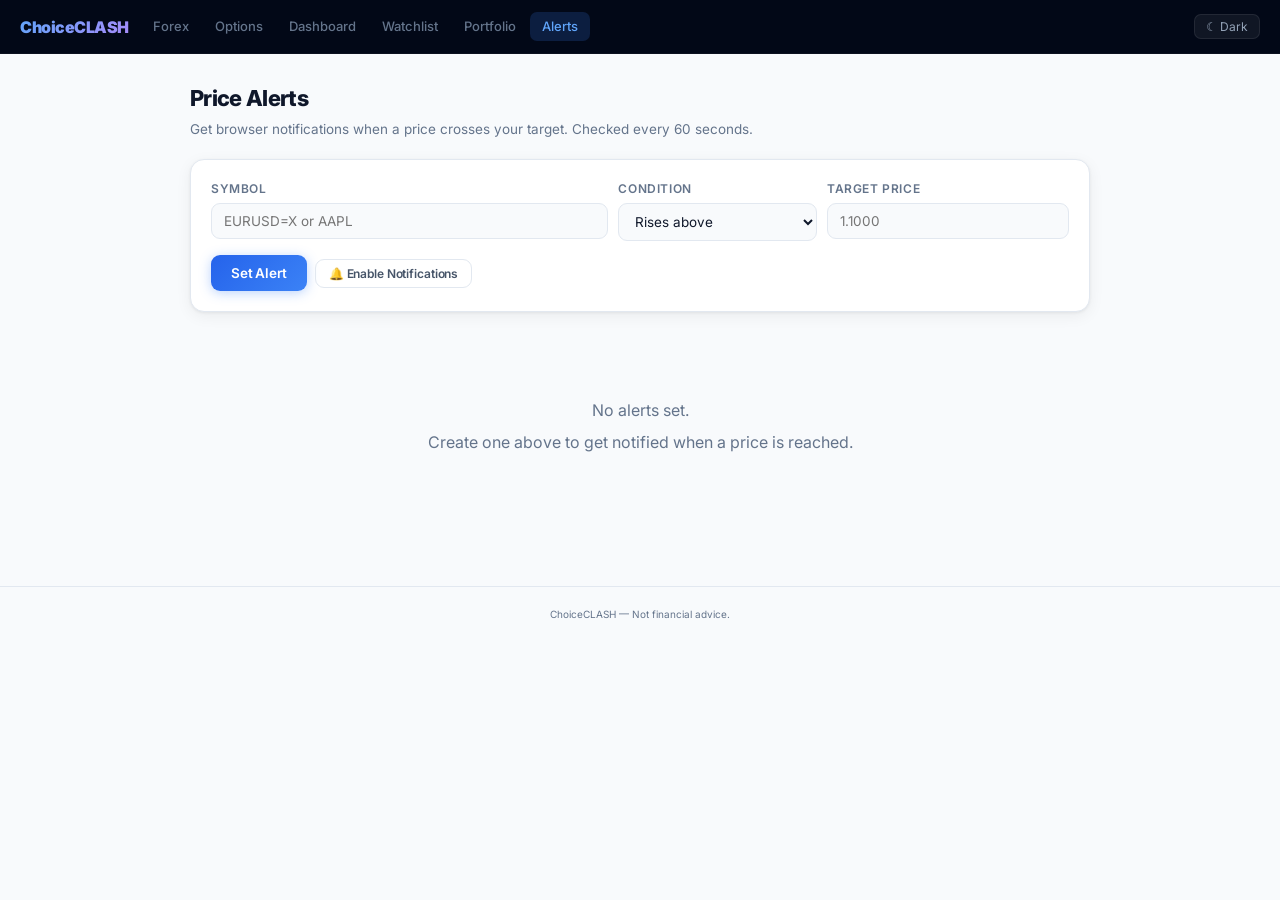
<file: templates/alerts.html>
<!doctype html>
<html lang="en">
  <head>
    <meta charset="utf-8" />
    <meta name="viewport" content="width=device-width, initial-scale=1" />
    <title>Alerts — ChoiceCLASH</title>
    <script>(function(){ const t=localStorage.getItem("cc-theme")||"light"; document.documentElement.setAttribute("data-theme",t); })();</script>
    <link rel="stylesheet" href="/static/style.css" />
  </head>
  <body>
    <nav class="topnav">
      <a href="/" class="nav-brand">ChoiceCLASH</a>
      <div class="nav-links">
        <a href="/forex"      class="nav-link">Forex</a>
        <a href="/options"    class="nav-link">Options</a>
        <a href="/dashboard"  class="nav-link">Dashboard</a>
        <a href="/watchlist"  class="nav-link">Watchlist</a>
        <a href="/portfolio"  class="nav-link">Portfolio</a>
        <a href="/alerts"     class="nav-link active">Alerts</a>
      </div>
      <div class="nav-right">
        <button id="theme-btn" onclick="toggleTheme()">☾ Dark</button>
      </div>
    </nav>

    <div class="page">
      <header>
        <h1>Price Alerts</h1>
        <p>Get browser notifications when a price crosses your target. Checked every 60 seconds.</p>
      </header>
      <main>
        <!-- Create alert form -->
        <div class="control-form">
          <div class="form-row">
            <label>
              Symbol
              <input id="al-symbol" type="text" placeholder="EURUSD=X or AAPL" />
            </label>
            <label>
              Condition
              <select id="al-condition">
                <option value="above">Rises above</option>
                <option value="below">Falls below</option>
              </select>
            </label>
            <label>
              Target Price
              <input id="al-price" type="number" placeholder="1.1000" step="any" />
            </label>
          </div>
          <div class="form-actions">
            <button class="btn btn-primary" onclick="addAlertFromForm()">Set Alert</button>
            <button class="btn btn-outline btn-sm" onclick="requestNotifications()">🔔 Enable Notifications</button>
          </div>
        </div>

        <div class="alert-list" id="alert-list"></div>
      </main>
    </div>

    <footer class="page-footer"><small>ChoiceCLASH — Not financial advice.</small></footer>
    <script src="/static/app.js"></script>
    <script>
      function addAlertFromForm() {
        const sym  = document.getElementById("al-symbol").value.trim();
        const cond = document.getElementById("al-condition").value;
        const price = document.getElementById("al-price").value;
        if (!sym || !price) { showToast("Fill in all fields", "error"); return; }
        addAlert(sym, cond, price);
        document.getElementById("al-symbol").value = "";
        document.getElementById("al-price").value  = "";
      }
    </script>
  </body>
</html>
</file>
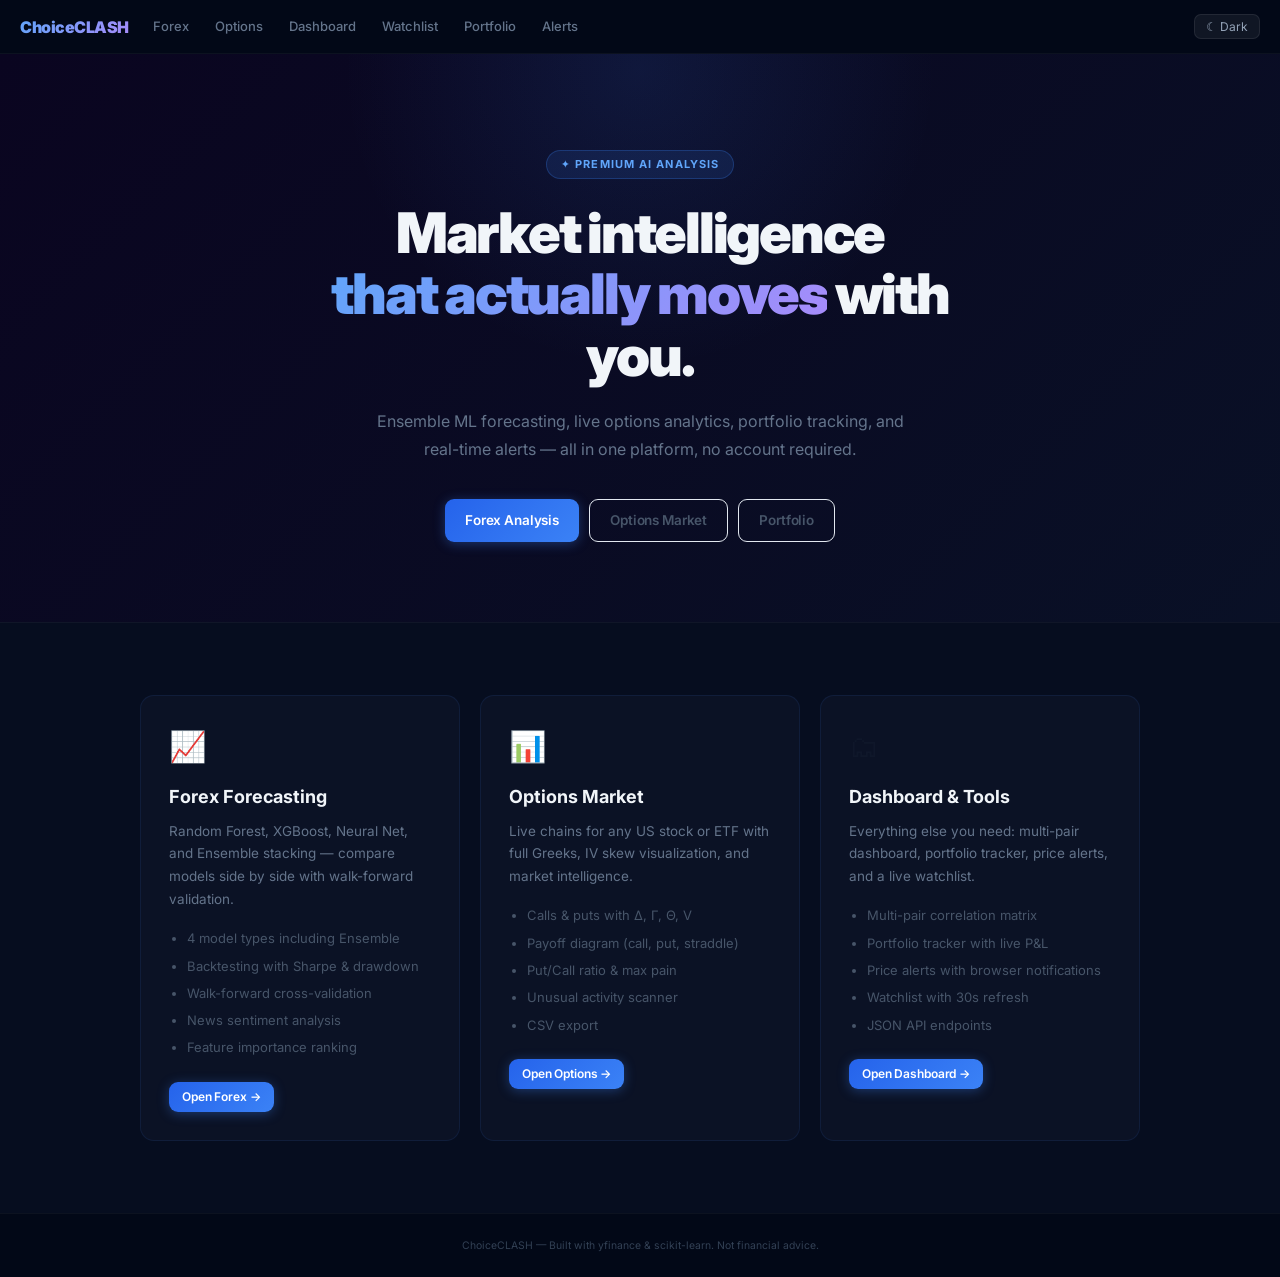
<file: templates/home.html>
<!doctype html>
<html lang="en">
  <head>
    <meta charset="utf-8" />
    <meta name="viewport" content="width=device-width, initial-scale=1" />
    <title>ChoiceCLASH — AI Market Intelligence</title>
    <script>(function(){ const t=localStorage.getItem("cc-theme")||"light"; document.documentElement.setAttribute("data-theme",t); })();</script>
    <link rel="stylesheet" href="/static/style.css" />
  </head>
  <body class="home-body">
    <nav class="topnav">
      <a href="/" class="nav-brand">ChoiceCLASH</a>
      <div class="nav-links">
        <a href="/forex"     class="nav-link">Forex</a>
        <a href="/options"   class="nav-link">Options</a>
        <a href="/dashboard" class="nav-link">Dashboard</a>
        <a href="/watchlist" class="nav-link">Watchlist</a>
        <a href="/portfolio" class="nav-link">Portfolio</a>
        <a href="/alerts"    class="nav-link">Alerts</a>
      </div>
      <div class="nav-right">
        <button id="theme-btn" onclick="toggleTheme()">☾ Dark</button>
      </div>
    </nav>

    <section class="hero">
      <div class="hero-inner">
        <div class="hero-badge">✦ Premium AI Analysis</div>
        <h1 class="hero-title">Market intelligence<br /><span>that actually moves</span> with you.</h1>
        <p class="hero-sub">
          Ensemble ML forecasting, live options analytics, portfolio tracking, and
          real-time alerts — all in one platform, no account required.
        </p>
        <div class="hero-cta">
          <a href="/forex"     class="btn btn-primary">Forex Analysis</a>
          <a href="/options"   class="btn btn-outline">Options Market</a>
          <a href="/portfolio" class="btn btn-outline">Portfolio</a>
        </div>
      </div>
    </section>

    <section class="features">
      <div class="features-inner">
        <div class="feature-card">
          <div class="feature-icon">📈</div>
          <h2>Forex Forecasting</h2>
          <p>Random Forest, XGBoost, Neural Net, and Ensemble stacking — compare models side by side with walk-forward validation.</p>
          <ul class="feature-list">
            <li>4 model types including Ensemble</li>
            <li>Backtesting with Sharpe &amp; drawdown</li>
            <li>Walk-forward cross-validation</li>
            <li>News sentiment analysis</li>
            <li>Feature importance ranking</li>
          </ul>
          <a href="/forex" class="btn btn-primary btn-sm">Open Forex →</a>
        </div>

        <div class="feature-card">
          <div class="feature-icon">📊</div>
          <h2>Options Market</h2>
          <p>Live chains for any US stock or ETF with full Greeks, IV skew visualization, and market intelligence.</p>
          <ul class="feature-list">
            <li>Calls &amp; puts with Δ, Γ, Θ, V</li>
            <li>Payoff diagram (call, put, straddle)</li>
            <li>Put/Call ratio &amp; max pain</li>
            <li>Unusual activity scanner</li>
            <li>CSV export</li>
          </ul>
          <a href="/options" class="btn btn-primary btn-sm">Open Options →</a>
        </div>

        <div class="feature-card">
          <div class="feature-icon">🗂</div>
          <h2>Dashboard &amp; Tools</h2>
          <p>Everything else you need: multi-pair dashboard, portfolio tracker, price alerts, and a live watchlist.</p>
          <ul class="feature-list">
            <li>Multi-pair correlation matrix</li>
            <li>Portfolio tracker with live P&amp;L</li>
            <li>Price alerts with browser notifications</li>
            <li>Watchlist with 30s refresh</li>
            <li>JSON API endpoints</li>
          </ul>
          <a href="/dashboard" class="btn btn-primary btn-sm">Open Dashboard →</a>
        </div>
      </div>
    </section>

    <footer class="home-footer">
      <small>ChoiceCLASH &mdash; Built with yfinance &amp; scikit-learn. Not financial advice.</small>
    </footer>
    <script src="/static/app.js"></script>
  </body>
</html>
</file>
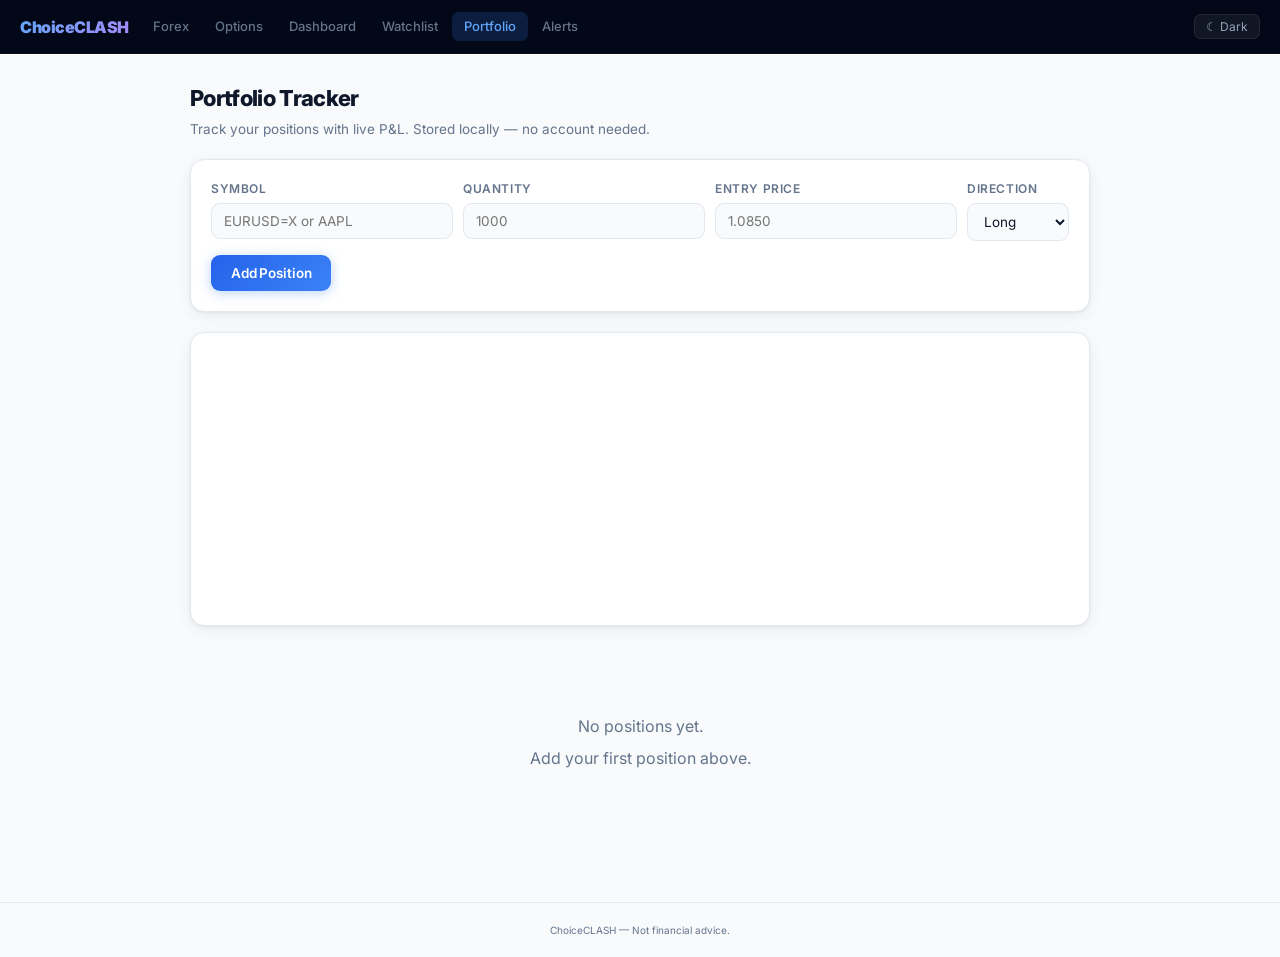
<file: templates/portfolio.html>
<!doctype html>
<html lang="en">
  <head>
    <meta charset="utf-8" />
    <meta name="viewport" content="width=device-width, initial-scale=1" />
    <title>Portfolio — ChoiceCLASH</title>
    <script>(function(){ const t=localStorage.getItem("cc-theme")||"light"; document.documentElement.setAttribute("data-theme",t); })();</script>
    <link rel="stylesheet" href="/static/style.css" />
    <script src="https://cdn.plot.ly/plotly-2.35.2.min.js"></script>
  </head>
  <body>
    <nav class="topnav">
      <a href="/" class="nav-brand">ChoiceCLASH</a>
      <div class="nav-links">
        <a href="/forex"      class="nav-link">Forex</a>
        <a href="/options"    class="nav-link">Options</a>
        <a href="/dashboard"  class="nav-link">Dashboard</a>
        <a href="/watchlist"  class="nav-link">Watchlist</a>
        <a href="/portfolio"  class="nav-link active">Portfolio</a>
        <a href="/alerts"     class="nav-link">Alerts</a>
      </div>
      <div class="nav-right">
        <button id="theme-btn" onclick="toggleTheme()">☾ Dark</button>
      </div>
    </nav>

    <div class="page">
      <header>
        <h1>Portfolio Tracker</h1>
        <p>Track your positions with live P&amp;L. Stored locally — no account needed.</p>
      </header>
      <main>
        <!-- Add position form -->
        <div class="control-form">
          <div class="form-row form-row-4">
            <label>
              Symbol
              <input id="pf-symbol" type="text" placeholder="EURUSD=X or AAPL" />
            </label>
            <label>
              Quantity
              <input id="pf-qty" type="number" placeholder="1000" min="0" step="any" />
            </label>
            <label>
              Entry Price
              <input id="pf-entry" type="number" placeholder="1.0850" min="0" step="any" />
            </label>
            <label>
              Direction
              <select id="pf-type">
                <option value="long">Long</option>
                <option value="short">Short</option>
              </select>
            </label>
          </div>
          <div class="form-actions">
            <button class="btn btn-primary" onclick="addFromForm()">Add Position</button>
          </div>
        </div>

        <!-- Summary -->
        <div id="portfolio-summary" class="portfolio-summary" style="display:none;margin-top:20px;"></div>

        <!-- Pie chart -->
        <div style="margin-top:20px;background:var(--card);border-radius:var(--radius);border:1px solid var(--border);padding:16px;box-shadow:var(--shadow);">
          <div id="portfolio-pie"></div>
        </div>

        <!-- Table -->
        <div id="portfolio-container" style="margin-top:20px;"></div>
      </main>
    </div>

    <footer class="page-footer"><small>ChoiceCLASH — Not financial advice.</small></footer>
    <script src="/static/app.js"></script>
    <script>
      function addFromForm() {
        const sym   = document.getElementById("pf-symbol").value.trim();
        const qty   = document.getElementById("pf-qty").value;
        const entry = document.getElementById("pf-entry").value;
        const type  = document.getElementById("pf-type").value;
        if (!sym || !qty || !entry) { showToast("Fill in all fields", "error"); return; }
        addPosition(sym, qty, entry, type);
        document.getElementById("pf-symbol").value = "";
        document.getElementById("pf-qty").value    = "";
        document.getElementById("pf-entry").value  = "";
      }
    </script>
  </body>
</html>
</file>
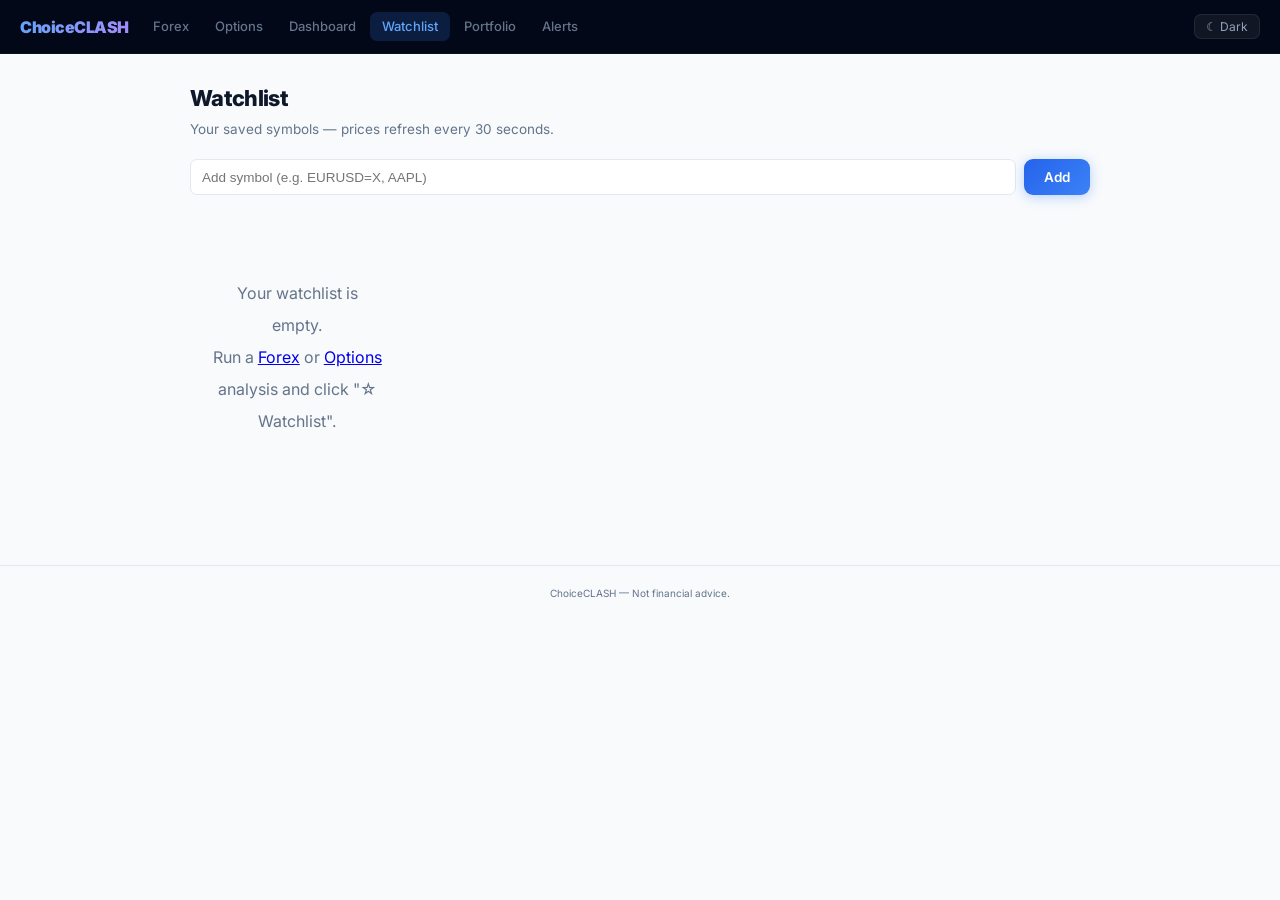
<file: templates/watchlist.html>
<!doctype html>
<html lang="en">
  <head>
    <meta charset="utf-8" />
    <meta name="viewport" content="width=device-width, initial-scale=1" />
    <title>Watchlist — ChoiceCLASH</title>
    <script>
      (function(){ const t=localStorage.getItem("cc-theme")||"light"; document.documentElement.setAttribute("data-theme",t); })();
    </script>
    <link rel="stylesheet" href="/static/style.css" />
  </head>
  <body>
    <nav class="topnav">
      <a href="/" class="nav-brand">ChoiceCLASH</a>
      <div class="nav-links">
        <a href="/forex"     class="nav-link ">Forex</a>
        <a href="/options"   class="nav-link ">Options</a>
        <a href="/dashboard" class="nav-link ">Dashboard</a>
        <a href="/watchlist" class="nav-link active">Watchlist</a>
        <a href="/portfolio" class="nav-link">Portfolio</a>
        <a href="/alerts"    class="nav-link">Alerts</a>
      </div>
      <div class="nav-right">
        <button id="theme-btn" onclick="toggleTheme()">&#9790; Dark</button>
      </div>
    </nav>

    <div class="page">
      <header>
        <h1>Watchlist</h1>
        <p>Your saved symbols — prices refresh every 30 seconds.</p>
      </header>
      <main>
        <div style="display:flex;gap:8px;margin-bottom:4px;">
          <input id="add-input" type="text" placeholder="Add symbol (e.g. EURUSD=X, AAPL)"
                 style="padding:8px 11px;border:1px solid var(--border);border-radius:7px;font-size:13.5px;background:var(--card);color:var(--text);flex:1;" />
          <button class="btn btn-primary" onclick="addFromInput()">Add</button>
        </div>

        <div class="wl-grid" id="wl-container">
          <div style="color:var(--muted);padding:20px 0;font-size:13.5px;">Loading…</div>
        </div>
      </main>
    </div>

    <footer class="page-footer"><small>ChoiceCLASH &mdash; Not financial advice.</small></footer>

    <script src="/static/app.js"></script>
    <script>
      function addFromInput() {
        const val = document.getElementById("add-input").value.trim().toUpperCase();
        if (val) { addToWatchlist(val); renderWatchlistPage(); document.getElementById("add-input").value = ""; }
      }
      document.getElementById("add-input").addEventListener("keydown", e => { if (e.key === "Enter") addFromInput(); });
    </script>
  </body>
</html>
</file>
<file: static/style.css>
@import url('https://fonts.googleapis.com/css2?family=Inter:wght@300;400;500;600;700;800;900&display=swap');

/* ── Theme tokens ── */
:root {
  --font: 'Inter', system-ui, -apple-system, sans-serif;
  --blue: #2563eb;
  --blue-light: #3b82f6;
  --blue-glow: rgba(59,130,246,0.18);
  --green: #10b981;
  --red: #ef4444;
  --amber: #f59e0b;
  --purple: #8b5cf6;
  --bg: #f8fafc;
  --bg2: #f1f5f9;
  --card: #ffffff;
  --border: #e2e8f0;
  --text: #0f172a;
  --muted: #64748b;
  --nav-bg: #020817;
  --shadow: 0 1px 3px rgba(0,0,0,0.06), 0 4px 16px rgba(0,0,0,0.06);
  --shadow-lg: 0 8px 40px rgba(0,0,0,0.12);
  --radius: 14px;
  --radius-sm: 9px;
  --transition: 0.18s ease;
}

[data-theme="dark"] {
  --bg: #020817;
  --bg2: #0a0f1e;
  --card: rgba(15,23,42,0.75);
  --border: rgba(59,130,246,0.1);
  --text: #f1f5f9;
  --muted: #64748b;
  --shadow: 0 1px 3px rgba(0,0,0,0.3), 0 4px 20px rgba(0,0,0,0.4);
  --shadow-lg: 0 8px 48px rgba(0,0,0,0.6);
}

/* ── Reset ── */
*, *::before, *::after { box-sizing: border-box; margin: 0; padding: 0; }

body {
  font-family: var(--font);
  background: var(--bg);
  color: var(--text);
  line-height: 1.5;
  -webkit-font-smoothing: antialiased;
  transition: background var(--transition), color var(--transition);
}

/* ── Glassmorphism helper (dark only) ── */
[data-theme="dark"] .glass {
  background: rgba(15,23,42,0.6) !important;
  backdrop-filter: blur(18px);
  -webkit-backdrop-filter: blur(18px);
  border-color: rgba(59,130,246,0.12) !important;
}

/* ── Nav ── */
.topnav {
  display: flex;
  align-items: center;
  gap: 12px;
  padding: 0 20px;
  height: 54px;
  background: var(--nav-bg);
  position: sticky;
  top: 0;
  z-index: 200;
  border-bottom: 1px solid rgba(255,255,255,0.04);
}

.nav-brand {
  font-size: 16px;
  font-weight: 900;
  letter-spacing: -0.03em;
  text-decoration: none;
  background: linear-gradient(135deg, #60a5fa 0%, #a78bfa 100%);
  -webkit-background-clip: text;
  -webkit-text-fill-color: transparent;
  background-clip: text;
  flex-shrink: 0;
}

.nav-links { display: flex; gap: 2px; flex: 1; }

.nav-link {
  padding: 5px 12px;
  border-radius: 7px;
  color: #64748b;
  text-decoration: none;
  font-size: 13px;
  font-weight: 500;
  transition: background var(--transition), color var(--transition);
  white-space: nowrap;
}

.nav-link:hover { background: rgba(255,255,255,0.06); color: #f1f5f9; }
.nav-link.active { background: rgba(59,130,246,0.18); color: #60a5fa; }

.nav-right { display: flex; gap: 8px; align-items: center; }

#theme-btn {
  background: rgba(255,255,255,0.06);
  border: 1px solid rgba(255,255,255,0.08);
  color: #94a3b8;
  border-radius: 7px;
  padding: 4px 11px;
  font-size: 12px;
  font-family: var(--font);
  cursor: pointer;
  white-space: nowrap;
  transition: all var(--transition);
}
#theme-btn:hover { background: rgba(255,255,255,0.1); color: #f1f5f9; }

/* ── Home ── */
.home-body { background: #020817; }

@keyframes gradientShift {
  0%   { background-position: 0% 50%; }
  50%  { background-position: 100% 50%; }
  100% { background-position: 0% 50%; }
}

.hero {
  background: linear-gradient(-45deg, #020817, #0d1b3e, #091428, #0a0520);
  background-size: 400% 400%;
  animation: gradientShift 14s ease infinite;
  padding: 96px 24px 80px;
  text-align: center;
  position: relative;
  overflow: hidden;
}

.hero::before {
  content: '';
  position: absolute;
  top: -50%; left: 50%; transform: translateX(-50%);
  width: 600px; height: 600px;
  background: radial-gradient(ellipse, rgba(59,130,246,0.12) 0%, transparent 70%);
  pointer-events: none;
}

.hero-inner { max-width: 700px; margin: 0 auto; position: relative; }

.hero-badge {
  display: inline-flex;
  align-items: center;
  gap: 6px;
  background: rgba(59,130,246,0.12);
  color: #60a5fa;
  border: 1px solid rgba(59,130,246,0.25);
  border-radius: 20px;
  padding: 5px 14px;
  font-size: 11px;
  font-weight: 700;
  letter-spacing: 0.1em;
  text-transform: uppercase;
  margin-bottom: 24px;
}

.hero-title {
  font-size: clamp(32px, 5.5vw, 56px);
  font-weight: 900;
  color: #f1f5f9;
  line-height: 1.1;
  letter-spacing: -0.04em;
  margin-bottom: 20px;
}

.hero-title span {
  background: linear-gradient(135deg, #60a5fa, #a78bfa);
  -webkit-background-clip: text;
  -webkit-text-fill-color: transparent;
  background-clip: text;
}

.hero-sub {
  font-size: 16px;
  color: #64748b;
  line-height: 1.75;
  margin-bottom: 36px;
  max-width: 540px;
  margin-left: auto;
  margin-right: auto;
}

.hero-cta { display: flex; gap: 10px; justify-content: center; flex-wrap: wrap; }

/* ── Feature cards ── */
.features {
  background: #060d1f;
  padding: 72px 24px;
  border-top: 1px solid rgba(255,255,255,0.04);
}

.features-inner {
  max-width: 1000px;
  margin: 0 auto;
  display: grid;
  grid-template-columns: repeat(3, 1fr);
  gap: 20px;
}

.feature-card {
  background: rgba(15,23,42,0.6);
  border-radius: var(--radius);
  padding: 28px;
  border: 1px solid rgba(59,130,246,0.1);
  transition: border-color var(--transition), transform var(--transition);
}

.feature-card:hover {
  border-color: rgba(59,130,246,0.3);
  transform: translateY(-2px);
}

.feature-icon { font-size: 30px; margin-bottom: 14px; }
.feature-card h2 { font-size: 18px; font-weight: 700; color: #f1f5f9; margin-bottom: 10px; }
.feature-card p  { font-size: 13.5px; color: #64748b; line-height: 1.7; margin-bottom: 14px; }

.feature-list {
  padding-left: 18px;
  font-size: 13px;
  color: #475569;
  line-height: 2.1;
  margin-bottom: 20px;
}

.home-footer {
  background: #020817;
  border-top: 1px solid rgba(255,255,255,0.04);
  text-align: center;
  padding: 22px;
  color: #334155;
  font-size: 12.5px;
}

/* ── Buttons ── */
.btn {
  display: inline-flex;
  align-items: center;
  gap: 6px;
  padding: 10px 20px;
  border-radius: var(--radius-sm);
  font-size: 13.5px;
  font-weight: 600;
  font-family: var(--font);
  text-decoration: none;
  cursor: pointer;
  border: none;
  transition: all var(--transition);
  letter-spacing: -0.01em;
}

.btn-primary {
  background: linear-gradient(135deg, #2563eb, #3b82f6);
  color: #fff;
  box-shadow: 0 2px 12px rgba(59,130,246,0.35);
}
.btn-primary:hover { opacity: 0.88; box-shadow: 0 4px 20px rgba(59,130,246,0.5); transform: translateY(-1px); }

.btn-outline {
  background: transparent;
  color: #94a3b8;
  border: 1px solid rgba(255,255,255,0.1);
}
.btn-outline:hover { border-color: rgba(255,255,255,0.2); color: #f1f5f9; background: rgba(255,255,255,0.05); }

[data-theme="light"] .btn-outline { color: #475569; border-color: var(--border); }
[data-theme="light"] .btn-outline:hover { background: var(--bg2); color: var(--text); }

.btn-success { background: linear-gradient(135deg, #059669, #10b981); color: #fff; }
.btn-danger  { background: linear-gradient(135deg, #dc2626, #ef4444); color: #fff; }
.btn-sm { padding: 6px 13px; font-size: 12px; }
.btn-xs { padding: 4px 10px; font-size: 11px; }
.wl-active { background: linear-gradient(135deg, #d97706, #f59e0b) !important; color: #000 !important; }

/* ── Page layout ── */
.page {
  max-width: 940px;
  margin: 0 auto;
  padding: 28px 20px 40px;
}

.page-wide { max-width: 1140px; }

header { margin-bottom: 20px; }
header h1 { font-size: 22px; font-weight: 800; letter-spacing: -0.03em; margin-bottom: 4px; }
header p  { font-size: 13.5px; color: var(--muted); }

.page-footer {
  text-align: center;
  padding: 18px;
  color: var(--muted);
  font-size: 12px;
  border-top: 1px solid var(--border);
  margin-top: 24px;
}

/* ── Control form ── */
.control-form {
  display: flex;
  flex-direction: column;
  gap: 14px;
  background: var(--card);
  padding: 20px;
  border-radius: var(--radius);
  box-shadow: var(--shadow);
  border: 1px solid var(--border);
}

[data-theme="dark"] .control-form { backdrop-filter: blur(18px); -webkit-backdrop-filter: blur(18px); }

.form-row { display: grid; grid-template-columns: 2fr 1fr 1fr; gap: 10px; }
.form-row-4 { grid-template-columns: 2fr 1fr 1fr 1fr; }
.form-row-2 { grid-template-columns: 1fr 1fr; }

.control-form label {
  display: flex;
  flex-direction: column;
  gap: 5px;
  font-size: 12px;
  font-weight: 600;
  color: var(--muted);
  text-transform: uppercase;
  letter-spacing: 0.05em;
}

.hint { font-weight: 400; text-transform: none; letter-spacing: 0; }

.control-form input,
.control-form select,
.control-form textarea {
  padding: 9px 12px;
  border: 1px solid var(--border);
  border-radius: var(--radius-sm);
  font-size: 13.5px;
  font-family: var(--font);
  background: var(--bg);
  color: var(--text);
  transition: border-color var(--transition), box-shadow var(--transition);
}

.control-form input:focus,
.control-form select:focus {
  outline: none;
  border-color: var(--blue-light);
  box-shadow: 0 0 0 3px var(--blue-glow);
}

.form-actions { display: flex; gap: 8px; align-items: center; flex-wrap: wrap; }

.form-check {
  display: flex;
  align-items: center;
  gap: 6px;
  font-size: 12.5px;
  color: var(--muted);
  cursor: pointer;
}

/* ── Result card ── */
@keyframes fadeInUp {
  from { opacity: 0; transform: translateY(8px); }
  to   { opacity: 1; transform: translateY(0); }
}

.result {
  margin-top: 20px;
  background: var(--card);
  border-radius: var(--radius);
  box-shadow: var(--shadow);
  border: 1px solid var(--border);
  overflow: hidden;
  animation: fadeInUp 0.3s ease;
}

[data-theme="dark"] .result { backdrop-filter: blur(18px); -webkit-backdrop-filter: blur(18px); }

.result-header {
  display: flex;
  align-items: center;
  justify-content: space-between;
  gap: 10px;
  padding: 16px 20px 0;
  flex-wrap: wrap;
}

.symbol { font-size: 19px; font-weight: 800; letter-spacing: -0.03em; }
.name-sub { font-size: 12.5px; color: var(--muted); margin-left: 6px; }

.badge {
  padding: 3px 10px;
  border-radius: 20px;
  font-size: 10.5px;
  font-weight: 700;
  letter-spacing: 0.08em;
  text-transform: uppercase;
}

.badge-up      { background: rgba(16,185,129,0.12); color: #10b981; border: 1px solid rgba(16,185,129,0.2); }
.badge-down    { background: rgba(239,68,68,0.12);  color: #ef4444; border: 1px solid rgba(239,68,68,0.2); }
.badge-neutral { background: rgba(100,116,139,0.1); color: #64748b; border: 1px solid rgba(100,116,139,0.2); }

/* ── Charts ── */
#price-chart    { width:100%; height:300px; padding:6px 0; }
#backtest-chart { width:100%; height:210px; }
#fi-chart       { width:100%; height:200px; }
#iv-chart       { width:100%; height:270px; padding:14px 0 0; }
#payoff-chart   { width:100%; height:260px; padding:10px 0 0; }
#corr-chart     { width:100%; height:380px; margin-top:20px; }
#portfolio-pie  { width:100%; height:260px; }

/* ── Stats grid ── */
.stats-grid {
  display: grid;
  grid-template-columns: repeat(4, 1fr);
  gap: 1px;
  background: var(--border);
  border-top: 1px solid var(--border);
}

.stat {
  background: var(--card);
  padding: 14px 16px;
  position: relative;
  overflow: hidden;
  transition: background var(--transition);
}

.stat::after {
  content: '';
  position: absolute;
  top: 0; left: 0; right: 0;
  height: 2px;
  background: linear-gradient(90deg, transparent, var(--blue-light), transparent);
  opacity: 0;
  transition: opacity 0.3s;
}

.stat:hover::after { opacity: 1; }

.stat-label {
  font-size: 10.5px;
  font-weight: 600;
  color: var(--muted);
  text-transform: uppercase;
  letter-spacing: 0.06em;
  margin-bottom: 5px;
}

.stat-value {
  font-size: 14.5px;
  font-weight: 700;
  font-variant-numeric: tabular-nums;
  letter-spacing: -0.02em;
}

.positive { color: var(--green); }
.negative { color: var(--red); }

/* ── Sections inside result ── */
.result-section {
  padding: 16px 20px;
  border-top: 1px solid var(--border);
}

.result-section h3 {
  font-size: 11px;
  font-weight: 700;
  text-transform: uppercase;
  letter-spacing: 0.07em;
  color: var(--muted);
  margin-bottom: 12px;
}

.backtest-stats { display:flex; gap:24px; flex-wrap:wrap; margin-top:10px; }
.bstat { display:flex; flex-direction:column; gap:3px; }
.bstat-label { font-size:10.5px; color:var(--muted); font-weight:600; text-transform:uppercase; letter-spacing:0.05em; }
.bstat-value { font-weight:800; font-size:16px; letter-spacing:-0.02em; }

/* ── Sentiment card ── */
.sentiment-card {
  display: flex;
  align-items: center;
  gap: 14px;
  flex-wrap: wrap;
}

.sentiment-score {
  font-size: 32px;
  font-weight: 900;
  letter-spacing: -0.04em;
  min-width: 60px;
}

.sentiment-label { font-size: 13.5px; font-weight: 600; margin-bottom: 2px; }
.sentiment-note  { font-size: 12px; color: var(--muted); }

.headlines { margin-top: 10px; display: flex; flex-direction: column; gap: 4px; }

.headline-row {
  display: flex;
  align-items: center;
  gap: 8px;
  font-size: 12.5px;
  color: var(--muted);
  padding: 5px 0;
  border-bottom: 1px solid var(--border);
  line-height: 1.4;
}

.headline-row:last-child { border-bottom: none; }
.sent-dot { width: 7px; height: 7px; border-radius: 50%; flex-shrink: 0; }
.sent-dot.positive { background: var(--green); }
.sent-dot.negative { background: var(--red); }
.sent-dot.neutral  { background: var(--muted); }

/* ── Model comparison table ── */
.comparison-table {
  width: 100%;
  border-collapse: collapse;
  font-size: 13px;
  font-variant-numeric: tabular-nums;
}

.comparison-table th {
  padding: 8px 12px;
  text-align: right;
  font-size: 10.5px;
  font-weight: 700;
  text-transform: uppercase;
  letter-spacing: 0.05em;
  color: var(--muted);
  border-bottom: 1px solid var(--border);
}

.comparison-table th:first-child { text-align: left; }

.comparison-table td {
  padding: 9px 12px;
  text-align: right;
  border-bottom: 1px solid var(--border);
}

.comparison-table td:first-child { text-align: left; font-weight: 600; }
.comparison-table tr:last-child td { border-bottom: none; }
.comparison-table tr.best-row td { background: rgba(59,130,246,0.05); }

/* ── Options ── */
.options-result { padding: 0; }

.opts-meta { display:flex; gap:8px; flex-wrap:wrap; }

.stat-pill {
  background: var(--bg2);
  border: 1px solid var(--border);
  border-radius: 20px;
  padding: 3px 11px;
  font-size: 12.5px;
  color: var(--muted);
}

.stat-pill strong { color: var(--text); }

.chain-wrap { display:grid; grid-template-columns:1fr 1fr; border-top:1px solid var(--border); }
.chain-side { overflow-x:auto; }
.chain-side + .chain-side { border-left:1px solid var(--border); }

.chain-title {
  margin:0; padding:9px 12px;
  font-size:11px; font-weight:700;
  text-transform:uppercase; letter-spacing:0.07em;
  border-bottom:1px solid var(--border);
}

.call-title { color:var(--green); background:rgba(16,185,129,0.06); }
.put-title  { color:var(--red);   background:rgba(239,68,68,0.06); }

.chain-table { width:100%; border-collapse:collapse; font-size:12px; font-variant-numeric:tabular-nums; }
.chain-table th {
  padding:6px 9px; text-align:right;
  font-size:10.5px; font-weight:700; color:var(--muted);
  background:var(--bg2); border-bottom:1px solid var(--border); white-space:nowrap;
}
.chain-table th:first-child { text-align:center; }
.chain-table td { padding:5px 9px; text-align:right; border-bottom:1px solid var(--border); }
.chain-table tr:last-child td { border-bottom:none; }
.strike-col { text-align:center!important; font-weight:700; }
.chain-table tr.itm { background:rgba(59,130,246,0.04); }
.chain-table tr.itm .strike-col { color:var(--blue-light); }
.chain-table tr:hover td { background:var(--bg2); }

.intel-grid { display:grid; grid-template-columns:1fr 1fr; border-top:1px solid var(--border); }
.intel-block { padding:18px 20px; border-right:1px solid var(--border); }
.intel-block:last-child { border-right:none; }
.intel-block h3 { font-size:11px; font-weight:700; color:var(--muted); text-transform:uppercase; letter-spacing:0.07em; margin-bottom:10px; }
.intel-value { font-size:30px; font-weight:900; letter-spacing:-0.04em; }
.intel-note  { font-size:12px; color:var(--muted); margin-top:5px; }

.scanner-table { width:100%; border-collapse:collapse; font-size:12.5px; font-variant-numeric:tabular-nums; }
.scanner-table th { padding:7px 11px; text-align:left; font-size:10.5px; font-weight:700; color:var(--muted); border-bottom:1px solid var(--border); text-transform:uppercase; }
.scanner-table td { padding:7px 11px; border-bottom:1px solid var(--border); }
.scanner-table tr:last-child td { border-bottom:none; }
.scanner-table tr:hover td { background:var(--bg2); }
.tag-call { color:var(--green); font-weight:700; }
.tag-put  { color:var(--red);   font-weight:700; }

/* ── Dashboard ── */
.dashboard-table {
  width:100%; border-collapse:collapse; font-size:13.5px;
  font-variant-numeric:tabular-nums; margin-top:18px;
  background:var(--card); border-radius:var(--radius);
  overflow:hidden; border:1px solid var(--border); box-shadow:var(--shadow);
}
.dashboard-table th { padding:10px 14px; text-align:right; font-size:10.5px; font-weight:700; text-transform:uppercase; letter-spacing:0.05em; color:var(--muted); background:var(--bg2); border-bottom:1px solid var(--border); }
.dashboard-table th:first-child { text-align:left; }
.dashboard-table td { padding:10px 14px; text-align:right; border-bottom:1px solid var(--border); }
.dashboard-table tr:last-child td { border-bottom:none; }
.dashboard-table td:first-child { text-align:left; font-weight:700; }
.dashboard-table tr:hover td { background:var(--bg2); }

/* ── Watchlist ── */
.wl-grid { display:grid; grid-template-columns:repeat(auto-fill,minmax(190px,1fr)); gap:14px; margin-top:18px; }

.wl-card {
  background:var(--card); border:1px solid var(--border);
  border-radius:var(--radius); padding:18px;
  box-shadow:var(--shadow);
  transition:border-color var(--transition), transform var(--transition);
}
.wl-card:hover { border-color:rgba(59,130,246,0.3); transform:translateY(-2px); }
[data-theme="dark"] .wl-card { backdrop-filter:blur(14px); -webkit-backdrop-filter:blur(14px); }

.wl-card-top { display:flex; justify-content:space-between; align-items:center; margin-bottom:10px; }
.wl-symbol { font-size:15px; font-weight:800; letter-spacing:-0.02em; }
.wl-remove { background:none; border:none; color:var(--muted); cursor:pointer; font-size:15px; padding:0; line-height:1; transition:color var(--transition); }
.wl-remove:hover { color:var(--red); }
.ticker-price { font-size:24px; font-weight:900; letter-spacing:-0.04em; margin-bottom:3px; }
.ticker-change { font-size:13px; font-weight:600; margin-bottom:12px; }
.wl-actions { display:flex; gap:6px; }
.wl-empty { text-align:center; padding:64px 20px; color:var(--muted); line-height:2; }

/* ── Portfolio ── */
.portfolio-summary {
  display: grid;
  grid-template-columns: repeat(4, 1fr);
  gap: 1px;
  background: var(--border);
  border-radius: var(--radius);
  overflow: hidden;
  margin-bottom: 20px;
  border: 1px solid var(--border);
  box-shadow: var(--shadow);
}

.psummary-stat { background: var(--card); padding: 18px 20px; }
.psummary-label { font-size: 11px; font-weight: 700; text-transform: uppercase; letter-spacing: 0.06em; color: var(--muted); margin-bottom: 6px; }
.psummary-value { font-size: 22px; font-weight: 900; letter-spacing: -0.04em; }

.portfolio-table {
  width: 100%;
  border-collapse: collapse;
  font-size: 13.5px;
  font-variant-numeric: tabular-nums;
  background: var(--card);
  border-radius: var(--radius);
  overflow: hidden;
  border: 1px solid var(--border);
  box-shadow: var(--shadow);
}

.portfolio-table th {
  padding: 10px 14px;
  text-align: right;
  font-size: 10.5px;
  font-weight: 700;
  text-transform: uppercase;
  letter-spacing: 0.05em;
  color: var(--muted);
  background: var(--bg2);
  border-bottom: 1px solid var(--border);
  white-space: nowrap;
}

.portfolio-table th:first-child { text-align: left; }
.portfolio-table td { padding: 11px 14px; text-align: right; border-bottom: 1px solid var(--border); }
.portfolio-table tr:last-child td { border-bottom: none; }
.portfolio-table td:first-child { text-align: left; font-weight: 700; }
.portfolio-table tr:hover td { background: var(--bg2); }

/* ── Alerts ── */
.alert-list { display: flex; flex-direction: column; gap: 10px; margin-top: 18px; }

.alert-item {
  display: flex;
  align-items: center;
  gap: 12px;
  padding: 14px 18px;
  background: var(--card);
  border: 1px solid var(--border);
  border-radius: var(--radius-sm);
  box-shadow: var(--shadow);
  font-size: 13.5px;
  flex-wrap: wrap;
  transition: border-color var(--transition);
}

.alert-item.triggered { border-color: rgba(16,185,129,0.3); }
.alert-sym { font-weight: 800; font-size: 15px; letter-spacing: -0.02em; }
.alert-cond { color: var(--muted); }
.alert-price { font-weight: 700; }
.alert-badge { padding: 2px 9px; border-radius: 20px; font-size: 10.5px; font-weight: 700; margin-left: auto; }
.alert-badge.active { background: rgba(59,130,246,0.12); color: var(--blue-light); }
.alert-badge.triggered { background: rgba(16,185,129,0.12); color: var(--green); }

/* ── Toast system ── */
.toast-container {
  position: fixed;
  bottom: 24px;
  right: 24px;
  z-index: 9999;
  display: flex;
  flex-direction: column;
  gap: 8px;
  pointer-events: none;
}

.toast {
  padding: 12px 18px;
  border-radius: 10px;
  font-size: 13.5px;
  font-weight: 500;
  font-family: var(--font);
  color: white;
  opacity: 0;
  transform: translateY(10px) scale(0.97);
  transition: all 0.25s ease;
  max-width: 340px;
  box-shadow: 0 6px 24px rgba(0,0,0,0.3);
  pointer-events: auto;
}

.toast.show { opacity: 1; transform: translateY(0) scale(1); }
.toast-info    { background: linear-gradient(135deg, #1d4ed8, #2563eb); }
.toast-success { background: linear-gradient(135deg, #059669, #10b981); }
.toast-warning { background: linear-gradient(135deg, #d97706, #f59e0b); color: #000; }
.toast-error   { background: linear-gradient(135deg, #dc2626, #ef4444); }

/* ── Messages ── */
.message { margin-top: 14px; padding: 13px 16px; border-radius: var(--radius-sm); font-size: 13.5px; }
.message.error { background: rgba(239,68,68,0.1); color: #ef4444; border: 1px solid rgba(239,68,68,0.2); }

/* ── Responsive ── */
@media (max-width: 720px) {
  .form-row, .form-row-4, .form-row-2 { grid-template-columns: 1fr 1fr; }
  .stats-grid, .portfolio-summary { grid-template-columns: repeat(2, 1fr); }
  .features-inner { grid-template-columns: 1fr; }
  .chain-wrap, .intel-grid { grid-template-columns: 1fr; }
  .chain-side + .chain-side { border-left: none; border-top: 1px solid var(--border); }
  .intel-block { border-right: none; border-bottom: 1px solid var(--border); }
}

@media (max-width: 480px) {
  .form-row, .form-row-4, .form-row-2 { grid-template-columns: 1fr; }
  .stats-grid, .portfolio-summary { grid-template-columns: 1fr 1fr; }
}
</file>
